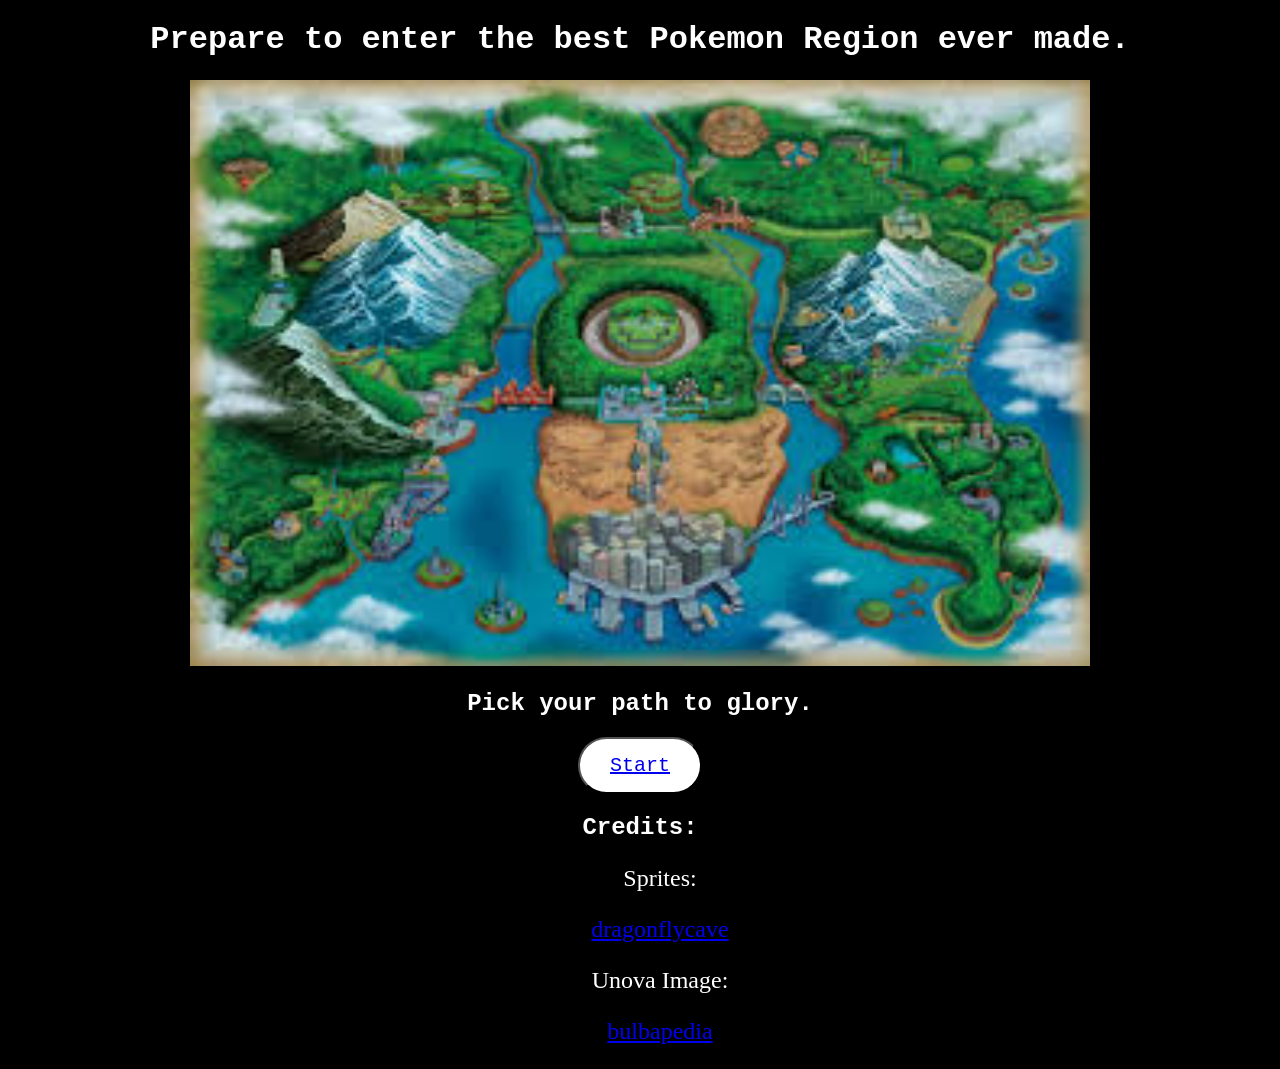
<file: Week2/ourfirstgame/index.html>
<!DOCTYPE html>
<html lang="en">
<head>
    <meta charset="UTF-8">
    <meta name="viewport" content="width=device-width, initial-scale=1.0">
    <title>Pokemon Black and White</title>
</head>
<body style="background-color: black">

    <h1 style="color: white; text-align: center; font-family: 'Courier New', Courier, monospace;">Prepare to enter the best Pokemon Region ever made.</h1>

    <div class="map-container" style="text-align: center;">
        <img id="unova-map" style="width: 100vh;" src="./assets/Unova.jpg" alt="Unova Map">

        <h2 id="path-text" style="color: white; text-align: center; font-family: 'Courier New', Courier, monospace;">Pick your path to glory.</h2>
    </div>

    <div style="text-align: center;">
        <button style="background-color: white; border-radius: 50px; font-size: 20px; padding: 15px 30px; font-family: 'Courier New', Courier, monospace;"><a href="./game.html">Start</a></button>
    </div>

    <section class="credits-section">
        <h2 style="color: white;text-align: center; font-family: 'Courier New', Courier, monospace;">Credits:</h2>

        <ul style="color: white; text-align: center; font-size: 24px; list-style-type: none;">
            <li id="sprite-credit">Sprites: 
                <a href="https://www.dragonflycave.com/resources/sprite-generator/">
                    <p>dragonflycave</p>
                </a>
            </li>
            <li id="image-credit">Unova Image:
                <a href="https://bulbapedia.bulbagarden.net/wiki/Unova">
                    <p>bulbapedia</p>
                </a>
            </li>
        </ul>
    </section>

</body>
</html>
</file>
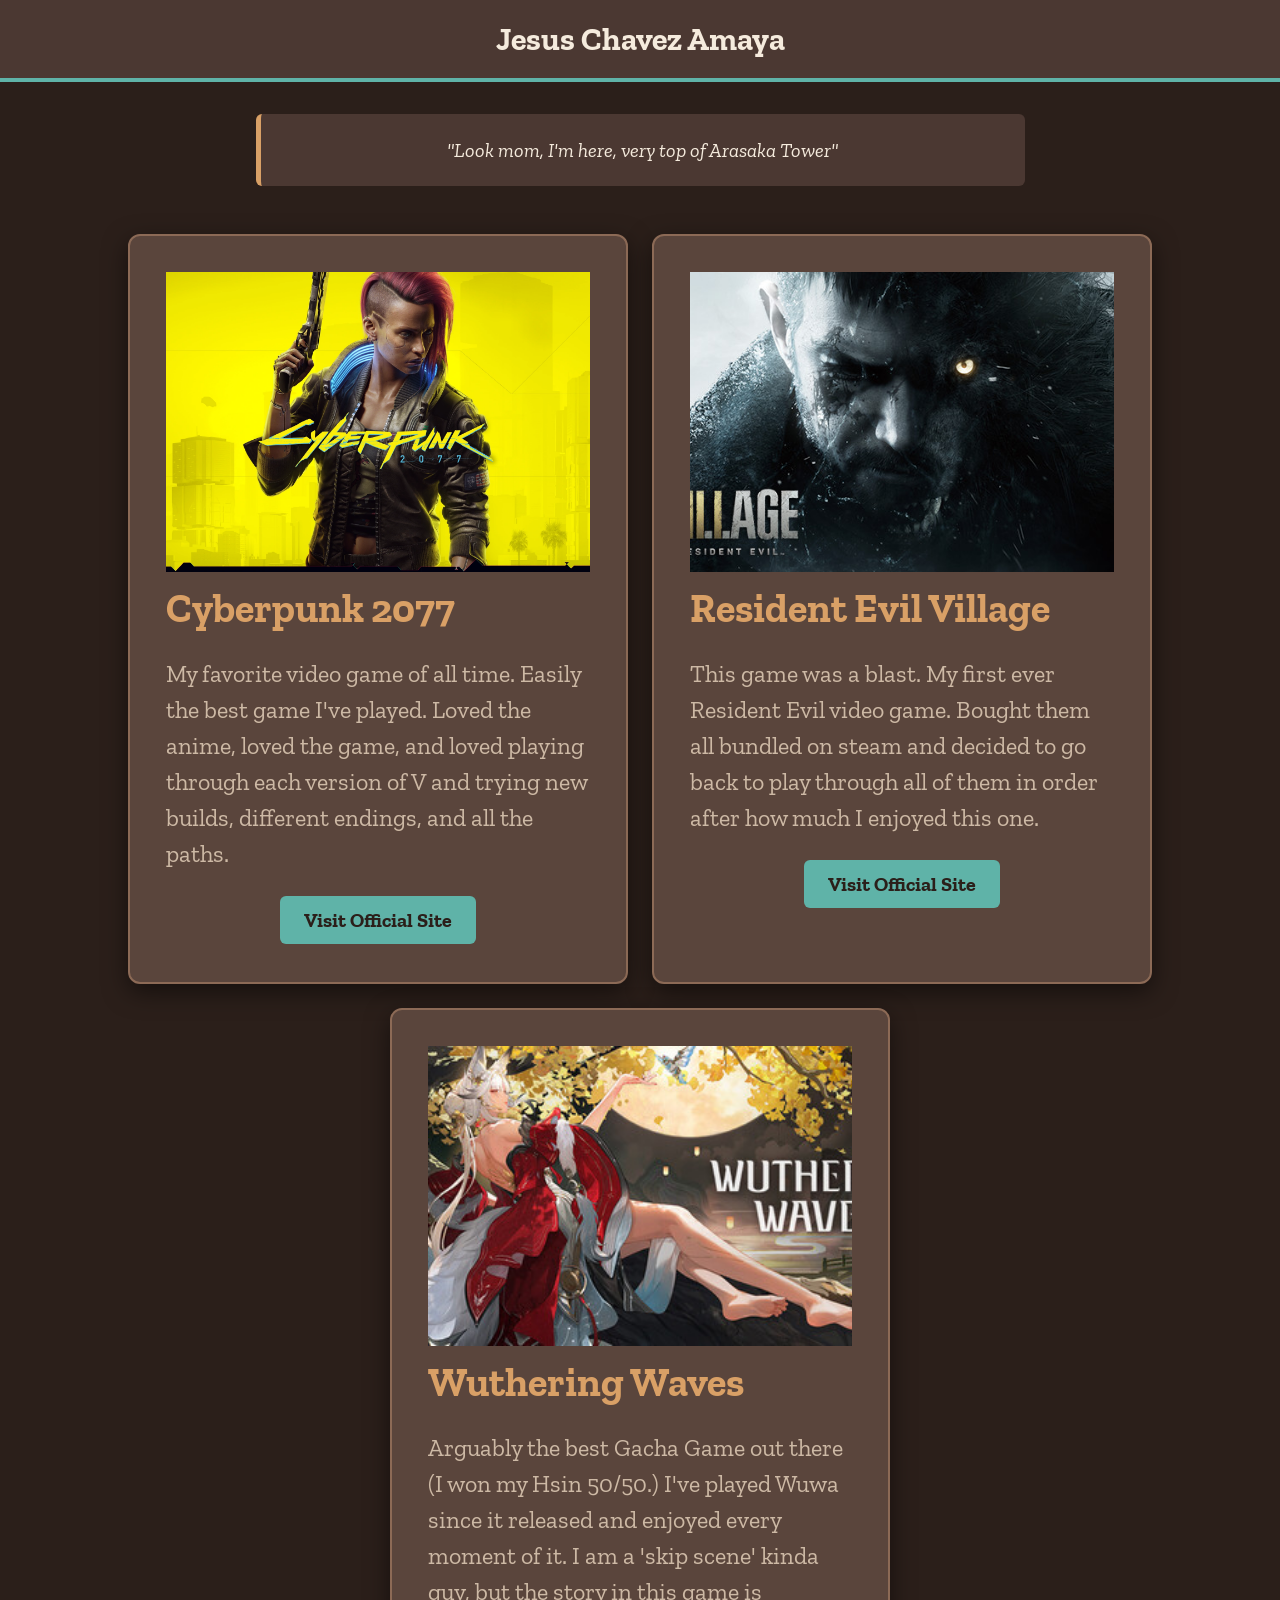
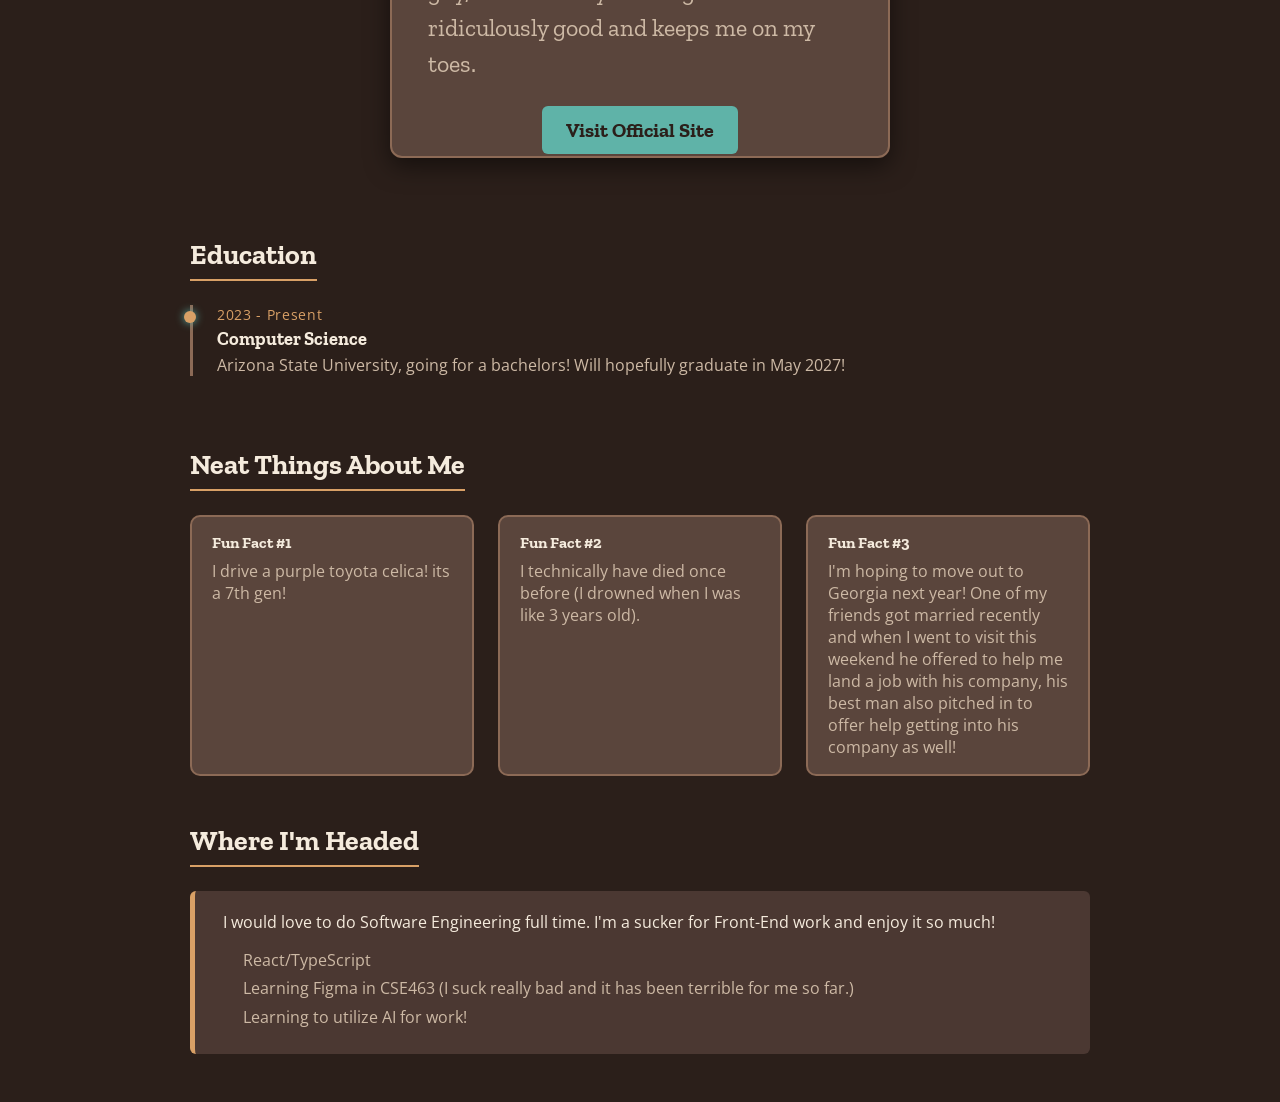
<file: Week3/portfolio/index.html>
<!doctype html>
<html lang="en">
  <head>
    <meta charset="UTF-8" />
    <meta name="viewport" content="width=device-width, initial-scale=1.0" />
    <title>Jesus Chavez Amaya Portfolio</title>
    <style>
      @import url("https://fonts.googleapis.com/css2?family=Zilla+Slab:wght@400;600;700&family=Open+Sans:wght@400&display=swap");
    </style>
    <link rel="stylesheet" href="./style.css" />
  </head>
  <body>
    <header>Jesus Chavez Amaya</header>

    <div class="quote-box">
      <p class="quote-text">"Look mom, I'm here, very top of Arasaka Tower"</p>
    </div>

    <div class="video-game-card-container">
      <div class="card">
        <img src="./assets/cyberpunk-image.webp" alt="Cyberpunk 2077 artwork" />
        <h1>Cyberpunk 2077</h1>
        <p>
          My favorite video game of all time. Easily the best game I've played. Loved the anime, loved the game, and loved playing through each version of V and trying new builds, different endings, and all the paths. 
        </p>
        <a href="https://www.cyberpunk.net" target="_blank">
          <button class="card-button">Visit Official Site</button>
        </a>
      </div>

      <div class="card">
        <img src="./assets/re8.jpg" alt="Resident Evil Village artwork" />
        <h1>Resident Evil Village</h1>
        <p>
          This game was a blast. My first ever Resident Evil video game. Bought them all bundled on steam and decided to go back to play through all of them in order after how much I enjoyed this one. 
        </p>
        <a href="https://www.residentevil.com" target="_blank">
          <button class="card-button">Visit Official Site</button>
        </a>
      </div>

      <div class="card">
        <img src="./assets/wuwa.jpg" alt="Wuthering Waves artwork" />
        <h1>Wuthering Waves</h1>
        <p>
          Arguably the best Gacha Game out there (I won my Hsin 50/50.) I've played Wuwa since it released and enjoyed every moment of it. I am a 'skip scene' kinda guy, but the story in this game is ridiculously good and keeps me on my toes. 
        </p>
        <a href="https://wutheringwaves.kurogames.com" target="_blank">
          <button class="card-button">Visit Official Site</button>
        </a>
      </div>
    </div>

    <div class="section">
      <h2 class="section-title">Education</h2>
      <div class="timeline">
        <div class="timeline-item">
          <div class="timeline-date">2023 - Present</div>
          <h4>Computer Science</h4>
          <p>
            Arizona State University, going for a bachelors! Will hopefully
            graduate in May 2027!
          </p>
        </div>
      </div>
    </div>

    <div class="section">
      <h2 class="section-title">Neat Things About Me</h2>
      <div class="fact-card-container">
        <div class="fact-card">
          <h4>Fun Fact #1</h4>
          <p>I drive a purple toyota celica! its a 7th gen!</p>
        </div>
        <div class="fact-card">
          <h4>Fun Fact #2</h4>
          <p>
            I technically have died once before (I drowned when I was like 3
            years old).
          </p>
        </div>
        <div class="fact-card">
          <h4>Fun Fact #3</h4>
          <p>
            I'm hoping to move out to Georgia next year! One of my friends got
            married recently and when I went to visit this weekend he offered to
            help me land a job with his company, his best man also pitched in to
            offer help getting into his company as well!
          </p>
        </div>
      </div>
    </div>

    <div class="section">
      <h2 class="section-title">Where I'm Headed</h2>
      <div class="career-box">
        <p class="career-text">
          I would love to do Software Engineering full time. I'm a sucker for
          Front-End work and enjoy it so much!
        </p>
        <div class="career-item">React/TypeScript</div>
        <div class="career-item">
          Learning Figma in CSE463 (I suck really bad and it has been terrible
          for me so far.)
        </div>
        <div class="career-item">Learning to utilize AI for work!</div>
      </div>
    </div>
  </body>
</html>
</file>
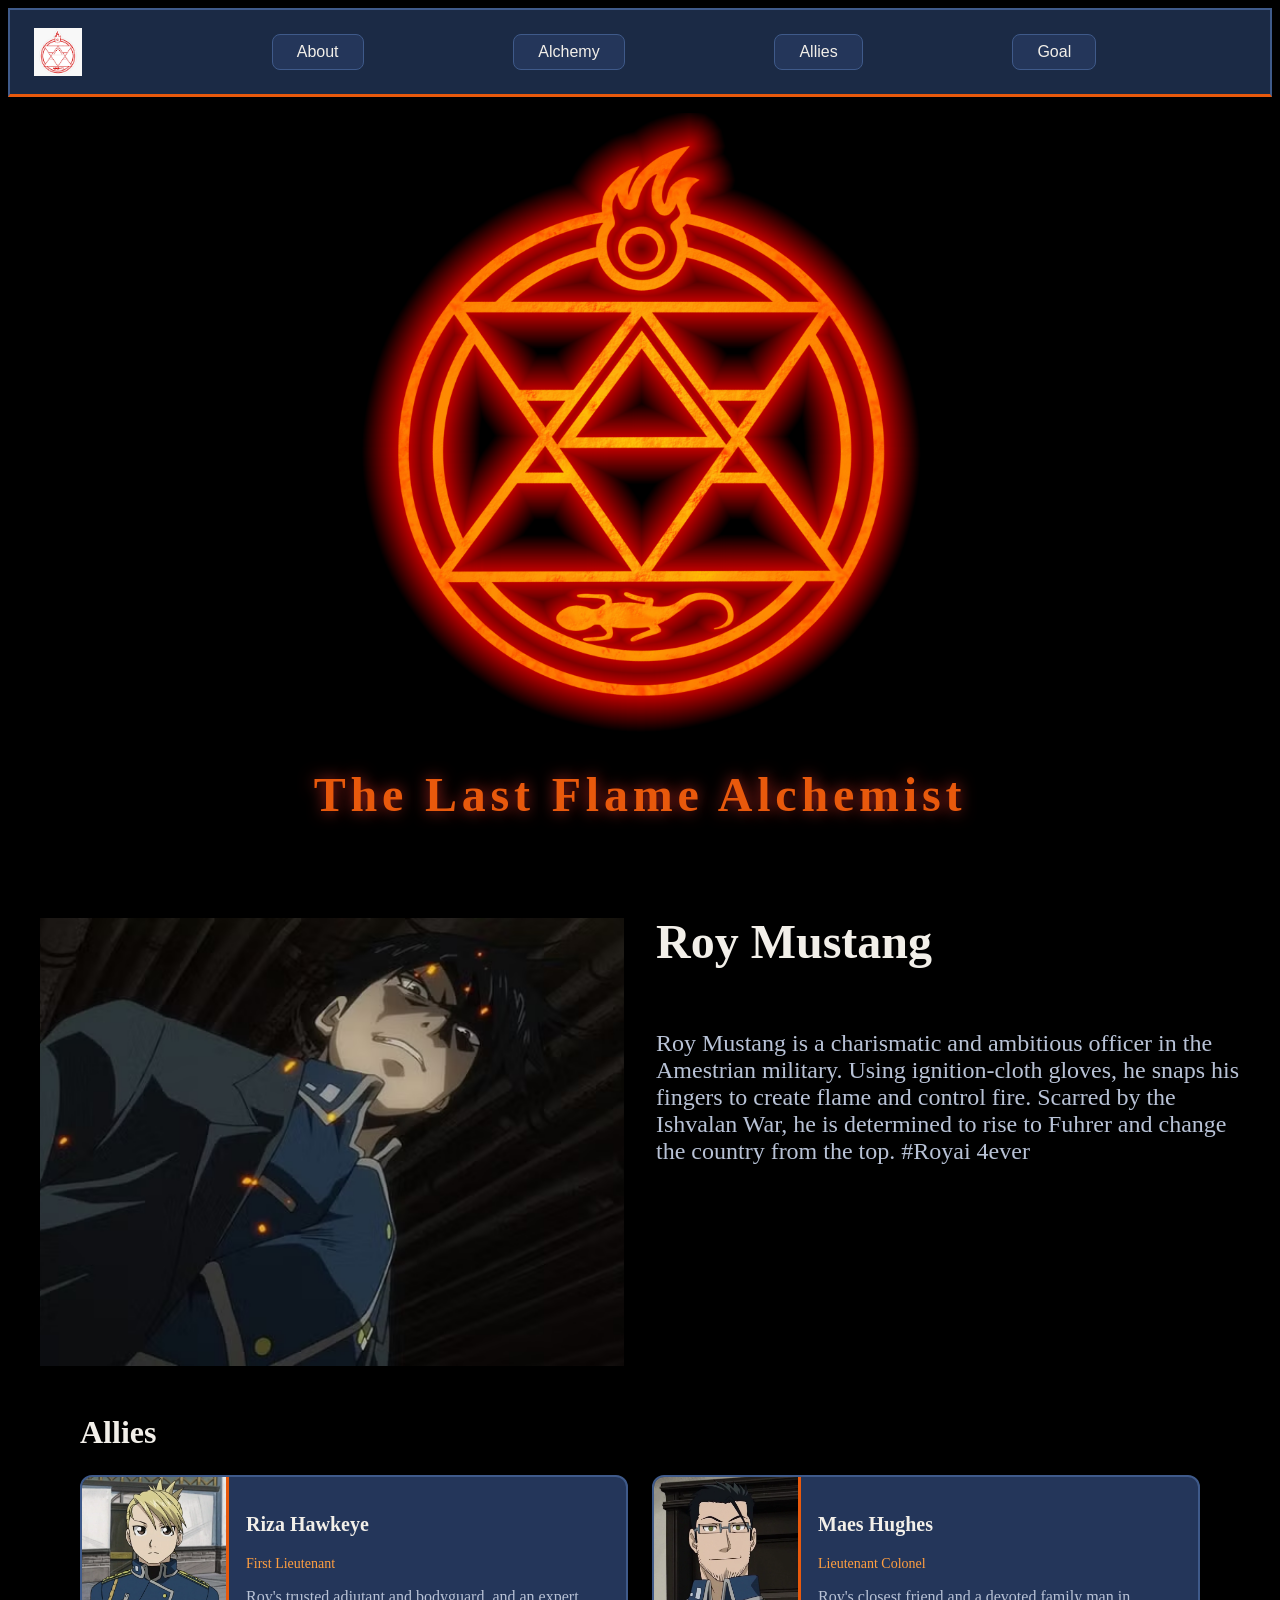
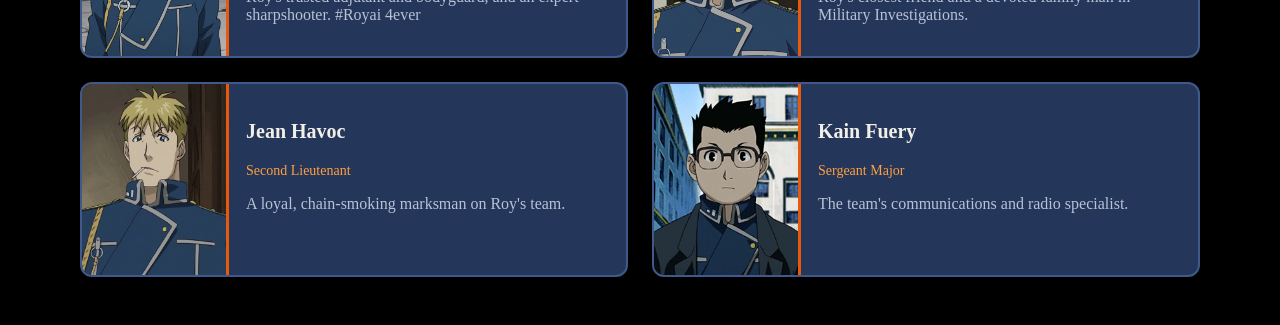
<file: Week4/RoyMustang/index.html>
<!doctype html>
<html lang="en">
  <head>
    <meta charset="UTF-8" />
    <meta name="viewport" content="width=device-width, initial-scale=1">
    <link rel="stylesheet" href="./style.css" />
    <title>Roy Mustang</title>
  </head>
  <body>
    <nav class="navbar">
      <img class="navbar-logo" src="./assets/transmuationcircle.jpg" />
      <ul class="navbar-list">
        <li><button>About</button></li>
        <li><button>Alchemy</button></li>
        <li><button>Allies</button></li>
        <li><button>Goal</button></li>
      </ul>
    </nav>

    <header class="landing-page-header">
      <img class="landing-page-image" src="./assets/flametransmuation.jpg" />
      <h1 class="flame-alchemist">The Last Flame Alchemist</h1>
    </header>


<section class="profile">
    <img class="profile-image" src="./assets/roymustang.avif">
    <div class="profile-text">
        <h2>Roy Mustang</h2>
        <p>
            Roy Mustang is a charismatic and ambitious officer in the Amestrian military.
            Using ignition-cloth gloves, he snaps his fingers to create flame and
            control fire. Scarred by the Ishvalan War, he is determined to rise to
            Fuhrer and change the country from the top. #Royai 4ever
        </p>
    </div>
</section>

    <section class="allies">
      <h2 class="section-title">Allies</h2>

      <div class="allies-grid">
        <article class="id-card">
          <img
            class="id-photo"
            src="./assets/rizahawkeye.webp"
          />
          <div class="id-info">
            <h3>Riza Hawkeye</h3>
            <p class="id-rank">First Lieutenant</p>
            <p>
              Roy's trusted adjutant and bodyguard, and an expert sharpshooter. #Royai 4ever
            </p>
          </div>
        </article>

        <article class="id-card">
          <img
            class="id-photo"
            src="./assets/maeshughs.webp"
          />
          <div class="id-info">
            <h3>Maes Hughes</h3>
            <p class="id-rank">Lieutenant Colonel</p>
            <p>
              Roy's closest friend and a devoted family man in Military
              Investigations.
            </p>
          </div>
        </article>

        <article class="id-card">
          <img class="id-photo" src="./assets/jeanhavoc.webp"/>
          <div class="id-info">
            <h3>Jean Havoc</h3>
            <p class="id-rank">Second Lieutenant</p>
            <p>A loyal, chain-smoking marksman on Roy's team.</p>
          </div>
        </article>

        <article class="id-card">
          <img class="id-photo" src="./assets/kain-fuery.webp"/>
          <div class="id-info">
            <h3>Kain Fuery</h3>
            <p class="id-rank">Sergeant Major</p>
            <p>The team's communications and radio specialist.</p>
          </div>
        </article>
      </div>
    </section>

  </body>
</html>
</file>
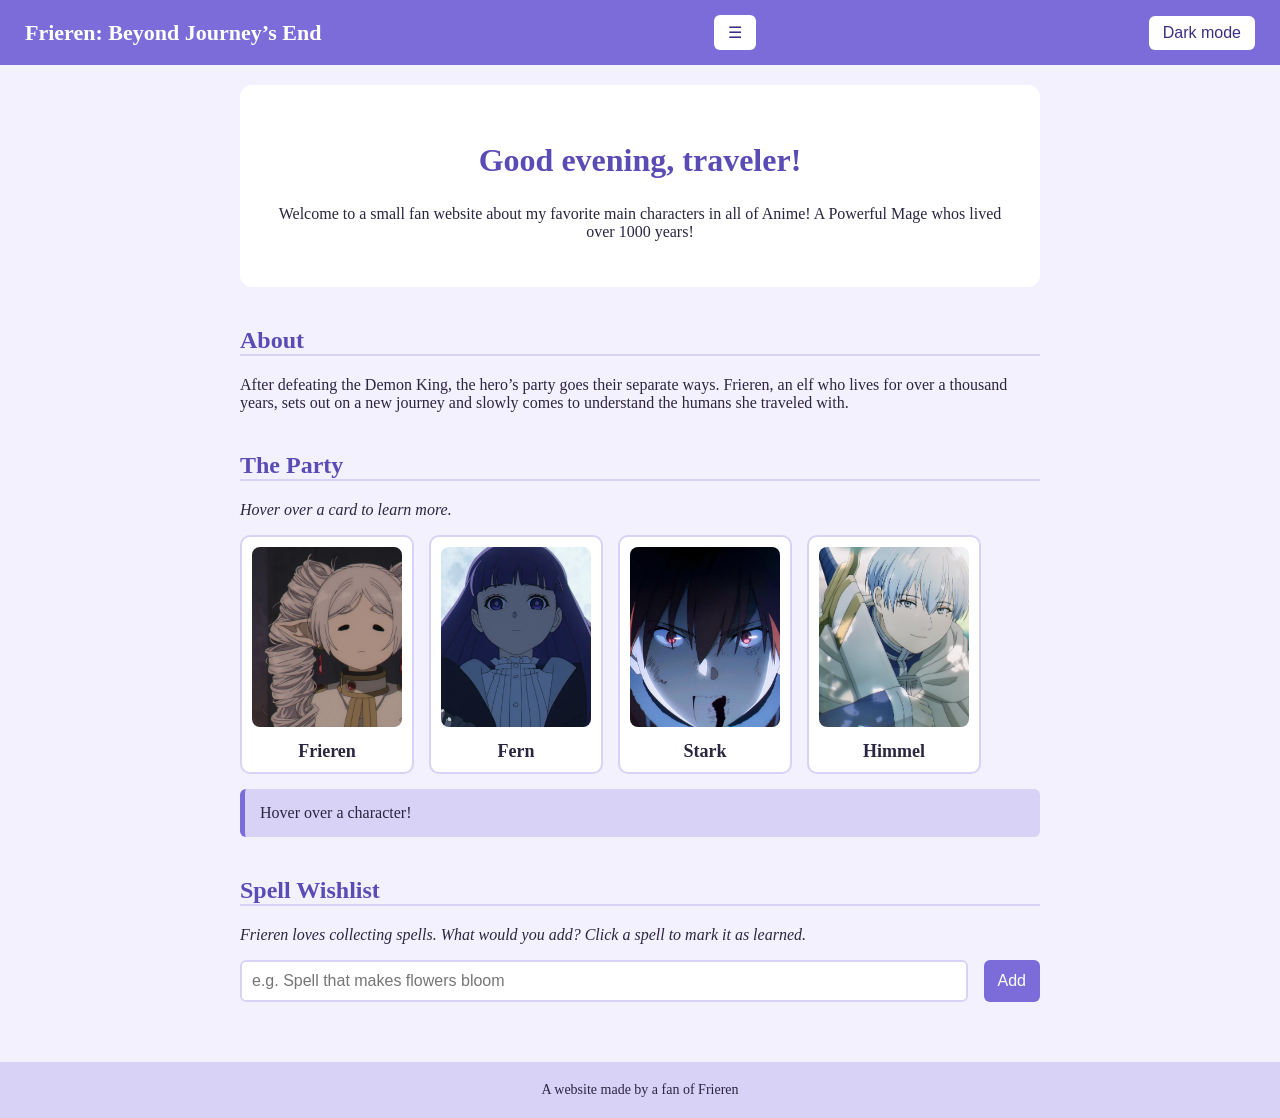
<file: Week6/InteractiveWebsiteFiles/index.html>
<!DOCTYPE html>
<html lang="en">
<head>
  <meta charset="UTF-8">
  <meta name="viewport" content="width=device-width, initial-scale=1">
  <title>Frieren: Beyond Journeys End</title>
  <link rel="stylesheet" href="style.css">
</head>
<body>
  <header>
    <h1>Frieren: Beyond Journey’s End</h1>
    <button id="menu-btn" aria-label="Toggle menu">☰</button>
    <button id="theme-btn">Dark mode</button>
  </header>

  <nav id="menu" class="hidden">
    <a href="#about">About</a>
    <a href="#party">The Party</a>
    <a href="#spells">Spell Wishlist</a>
  </nav>

  <main>
    <section id="hero">
      <h2 id="greeting">Hello!</h2>
      <p>Welcome to a small fan website about my favorite main characters in all of Anime! A Powerful Mage whos lived over 1000 years!</p>
    </section>

    <section id="about">
      <h2>About</h2>
      <p>After defeating the Demon King, the hero’s party goes their separate ways. Frieren, an elf who lives for
      over a thousand years, sets out on a new journey and slowly comes to understand the humans she traveled with.</p>
    </section>

    <section id="party">
      <h2>The Party</h2>
      <p class="hint">Hover over a card to learn more.</p>
      <div class="cards">
        <div class="card" data-info="Frieren: A elf mage who loves collecting spells, especially odd, useless ones. Sleeps in a lot. Takes all the time in the world because she has it, loves treasures and grimoires, and cant avoid Mimics for the life of her.">
          <img src="assets/frieren.webp" alt="Frieren">
          <p>Frieren</p>
        </div>
        <div class="card" data-info="Fern: Frieren’s disciplined apprentice. Practical, sharp, and quietly strict about sleep schedules. A quiet character with eyes like daggers and zoltraks like a Mac-10, she absolutely spins the block about hers.">
          <img src="assets/fern.webp" alt="Fern">
          <p>Fern</p>
        </div>
        <div class="card" data-info="Stark: A warrior trained by Eisen. Brave when it counts, even if he doesn’t feel brave. If he finds out he can tank your attacks, he will tank them.">
          <img src="assets/stark.avif" alt="Stark">
          <p>Stark</p>
        </div>
        <div class="card" data-info="Himmel: The hero who led the original party. His kindness shapes everything Frieren does. As well as being Frieren's love interest <3">
          <img src="assets/himmel.avif" alt="Himmel">
          <p>Himmel</p>
        </div>
      </div>
      <div id="info-panel">Hover over a character!</div>
    </section>

    <section id="spells">
      <h2>Spell Wishlist</h2>
      <p class="hint">Frieren loves collecting spells. What would you add? Click a spell to mark it as learned.</p>
      <form id="spell-form">
        <input type="text" id="spell-input" placeholder="e.g. Spell that makes flowers bloom" autocomplete="off">
        <button type="submit">Add</button>
      </form>
      <p id="spell-msg"></p>
      <ul id="spell-list"></ul>
    </section>
  </main>

  <footer>A website made by a fan of Frieren </footer>
  <script src="main.js"></script>
</body>
</html>
</file>
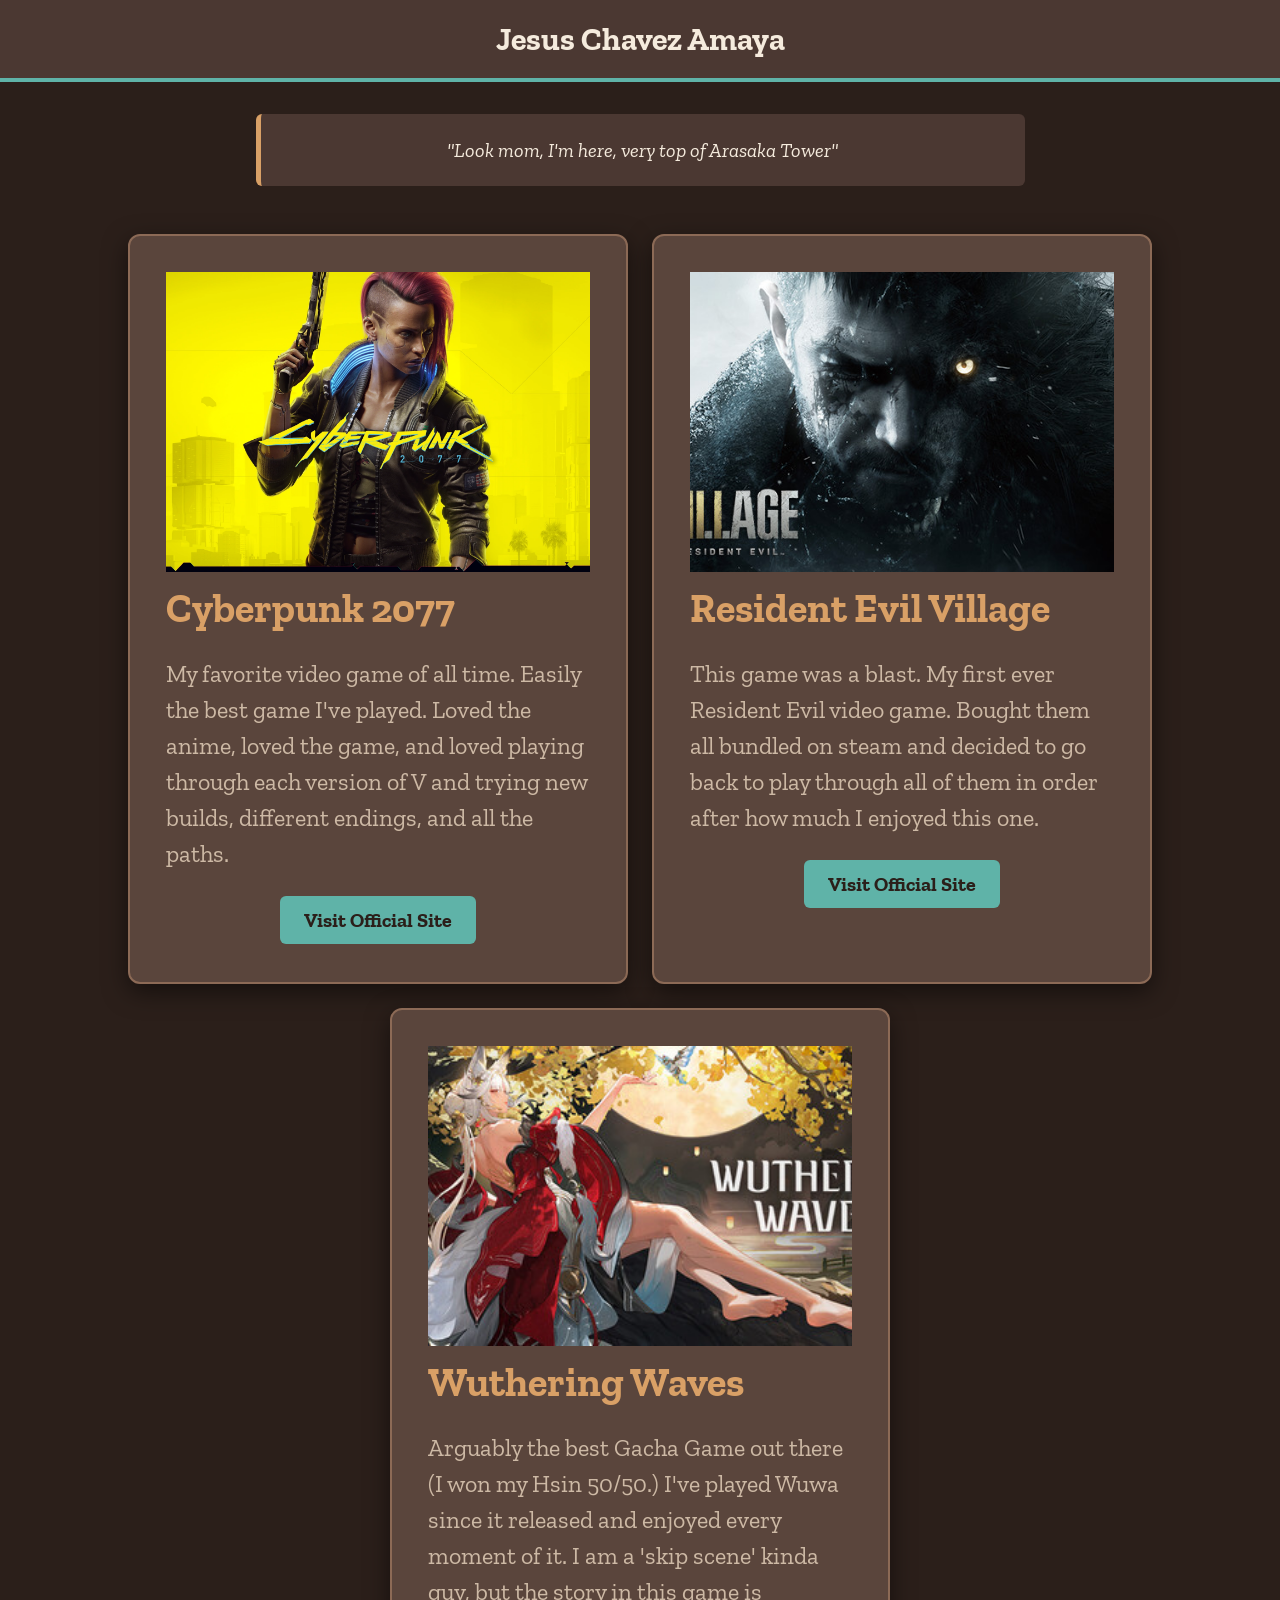
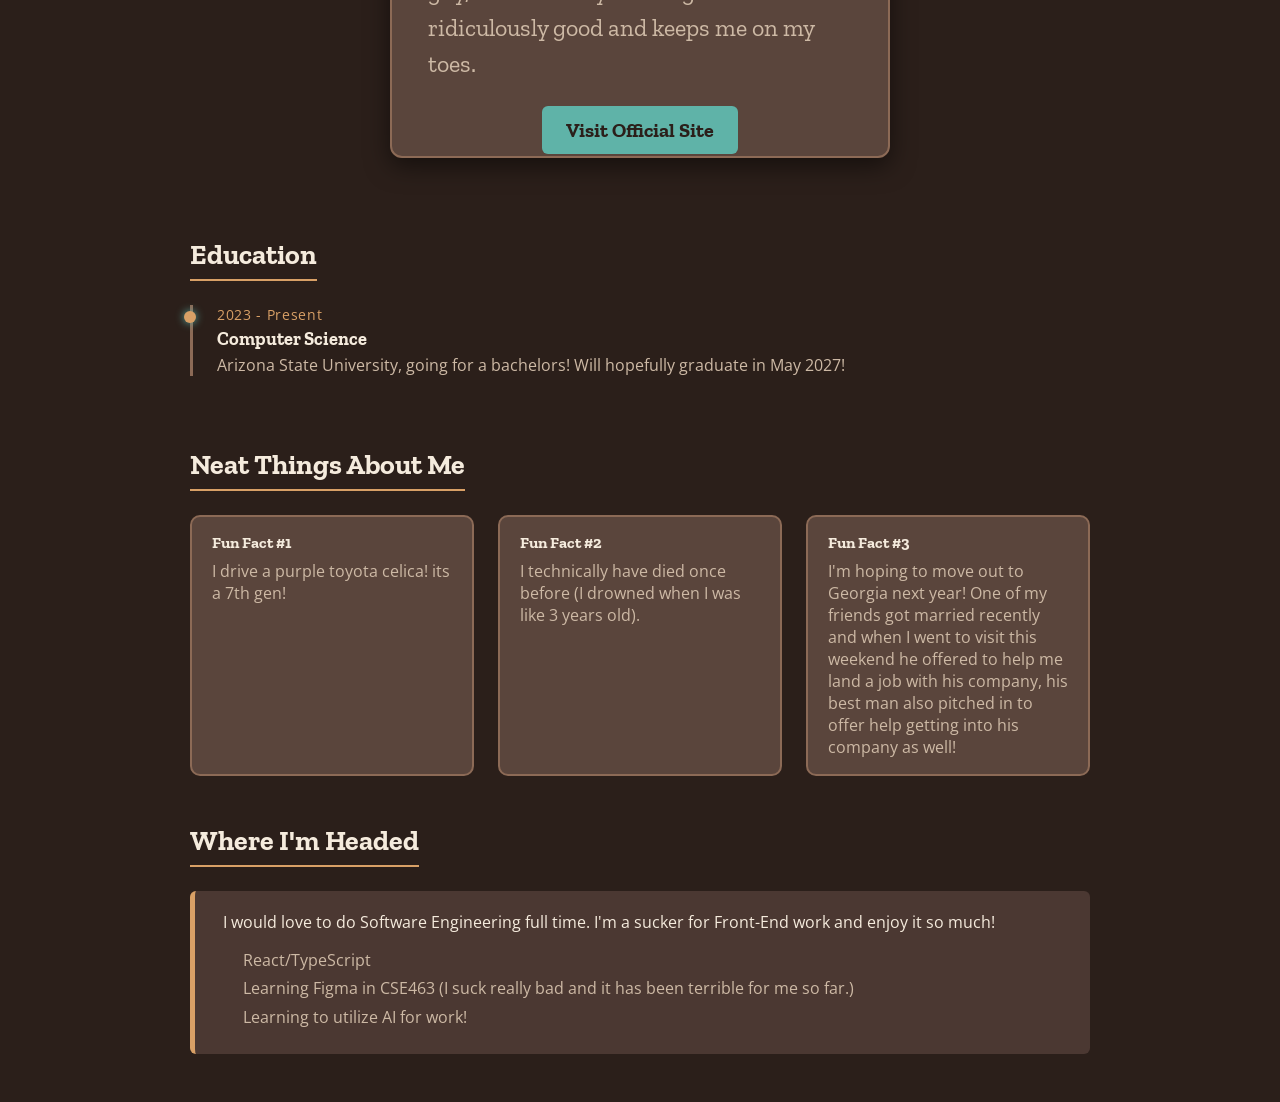
<file: Week3/portfolio/assets/index.html>
<!doctype html>
<html lang="en">
  <head>
    <meta charset="UTF-8" />
    <meta name="viewport" content="width=device-width, initial-scale=1.0" />
    <title>Jesus Chavez Amaya Portfolio</title>
    <style>
      @import url("https://fonts.googleapis.com/css2?family=Zilla+Slab:wght@400;600;700&family=Open+Sans:wght@400&display=swap");
    </style>
    <link rel="stylesheet" href="./style.css" />
  </head>
  <body>
    <header>Jesus Chavez Amaya</header>

    <div class="quote-box">
      <p class="quote-text">"Look mom, I'm here, very top of Arasaka Tower"</p>
    </div>

    <div class="video-game-card-container">
      <div class="card">
        <img src="cyberpunk-image.webp" alt="Cyberpunk 2077 artwork" />
        <h1>Cyberpunk 2077</h1>
        <p>
          My favorite video game of all time. Easily the best game I've played. Loved the anime, loved the game, and loved playing through each version of V and trying new builds, different endings, and all the paths. 
        </p>
        <a href="https://www.cyberpunk.net" target="_blank">
          <button class="card-button">Visit Official Site</button>
        </a>
      </div>

      <div class="card">
        <img src="re8.jpg" alt="Resident Evil Village artwork" />
        <h1>Resident Evil Village</h1>
        <p>
          This game was a blast. My first ever Resident Evil video game. Bought them all bundled on steam and decided to go back to play through all of them in order after how much I enjoyed this one. 
        </p>
        <a href="https://www.residentevil.com" target="_blank">
          <button class="card-button">Visit Official Site</button>
        </a>
      </div>

      <div class="card">
        <img src="wuwa.jpg" alt="Wuthering Waves artwork" />
        <h1>Wuthering Waves</h1>
        <p>
          Arguably the best Gacha Game out there (I won my Hsin 50/50.) I've played Wuwa since it released and enjoyed every moment of it. I am a 'skip scene' kinda guy, but the story in this game is ridiculously good and keeps me on my toes. 
        </p>
        <a href="https://wutheringwaves.kurogames.com" target="_blank">
          <button class="card-button">Visit Official Site</button>
        </a>
      </div>
    </div>

    <div class="section">
      <h2 class="section-title">Education</h2>
      <div class="timeline">
        <div class="timeline-item">
          <div class="timeline-date">2023 - Present</div>
          <h4>Computer Science</h4>
          <p>
            Arizona State University, going for a bachelors! Will hopefully
            graduate in May 2027!
          </p>
        </div>
      </div>
    </div>

    <div class="section">
      <h2 class="section-title">Neat Things About Me</h2>
      <div class="fact-card-container">
        <div class="fact-card">
          <h4>Fun Fact #1</h4>
          <p>I drive a purple toyota celica! its a 7th gen!</p>
        </div>
        <div class="fact-card">
          <h4>Fun Fact #2</h4>
          <p>
            I technically have died once before (I drowned when I was like 3
            years old).
          </p>
        </div>
        <div class="fact-card">
          <h4>Fun Fact #3</h4>
          <p>
            I'm hoping to move out to Georgia next year! One of my friends got
            married recently and when I went to visit this weekend he offered to
            help me land a job with his company, his best man also pitched in to
            offer help getting into his company as well!
          </p>
        </div>
      </div>
    </div>

    <div class="section">
      <h2 class="section-title">Where I'm Headed</h2>
      <div class="career-box">
        <p class="career-text">
          I would love to do Software Engineering full time. I'm a sucker for
          Front-End work and enjoy it so much!
        </p>
        <div class="career-item">React/TypeScript</div>
        <div class="career-item">
          Learning Figma in CSE463 (I suck really bad and it has been terrible
          for me so far.)
        </div>
        <div class="career-item">Learning to utilize AI for work!</div>
      </div>
    </div>
  </body>
</html>
</file>
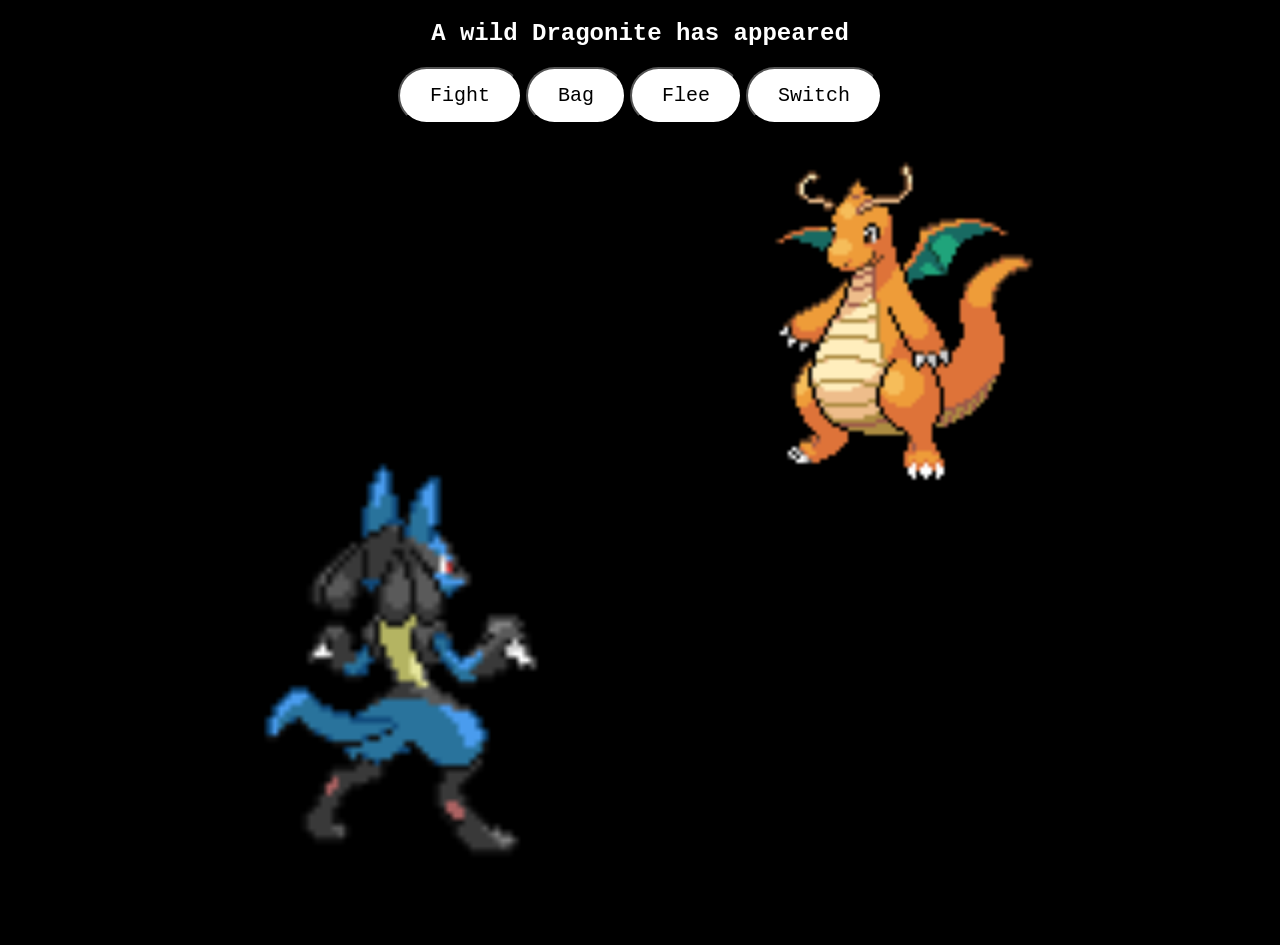
<file: Week2/ourfirstgame/game.html>
<!DOCTYPE html>
<html lang="en">
<head>
    <meta charset="UTF-8">
    <meta name="viewport" content="width=device-width, initial-scale=1.0">
    <title>Best Pokemon</title>
</head>
<body style="background-color: black;">

    <h2 style="color: white; font-family: 'Courier New', Courier, monospace; text-align: center;">
        A wild Dragonite has appeared
    </h2>

    <div class="2d-battle">
        <img id="dragonite-sprite" src="./assets/dragonitefront.png" alt="Wild Dragonite" style="position: absolute; top: 15%; right: 15%; width: 30%; z-index: 1;">

        <img id="lucario-sprite" src="./assets/Lucario.png" alt="Player Lucario" style="position: absolute; bottom: -5%; left: 10%; width: 45%; z-index: 2;">
    </div>

    <div class="battle-menu" style="text-align: center;">
        <button id="btn-fight" style="background-color: white; border-radius: 50px; font-size: 20px; padding: 15px 30px; font-family: 'Courier New', Courier, monospace;">Fight</button>

        <button id="btn-bag" style="background-color: white; border-radius: 50px; font-size: 20px; padding: 15px 30px; font-family: 'Courier New', Courier, monospace;">Bag</button>

        <button id="btn-flee" style="background-color: white; border-radius: 50px; font-size: 20px; padding: 15px 30px; font-family: 'Courier New', Courier, monospace;">Flee</button>

        <button id="btn-switch" style="background-color: white; border-radius: 50px; font-size: 20px; padding: 15px 30px; font-family: 'Courier New', Courier, monospace;">Switch</button>
    </div>
</body>
</html>
</file>
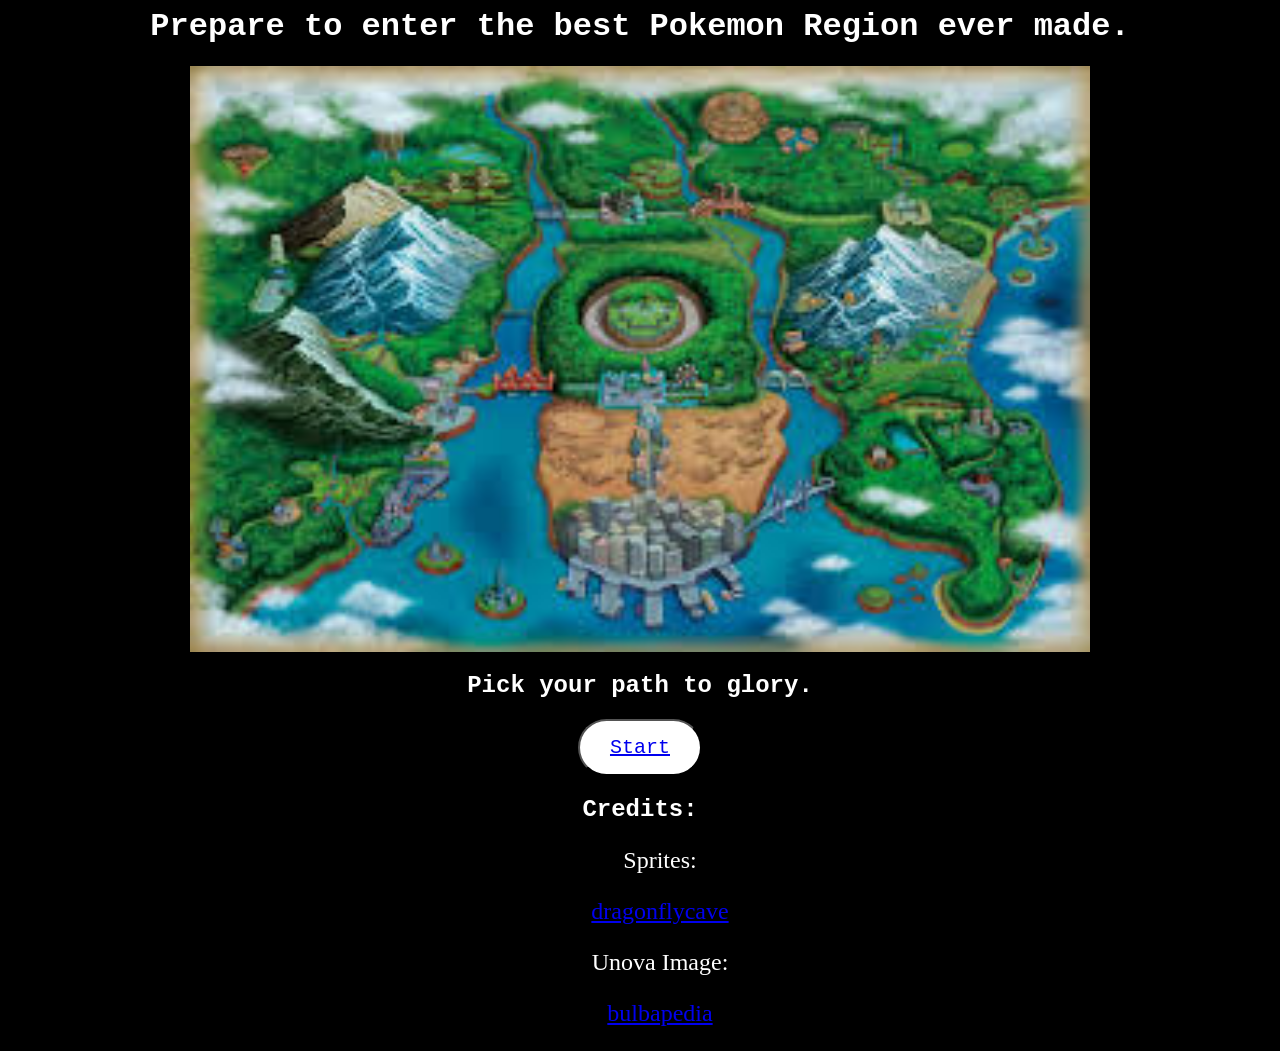
<file: Week2/ourfirstgame/week2.html>
<html lang="en">
<head>
    <meta charset="UTF-8">
    <meta name="viewport" content="width=device-width, initial-scale=1.0">
    <title>Pokemon Black and White</title>
</head>
<body style="background-color: black">

    <h1 style="color: white; text-align: center; font-family: 'Courier New', Courier, monospace;">Prepare to enter the best Pokemon Region ever made.</h1>

    <div style="text-align: center;">
        <img style="width: 100vh;" src="./assets/Unova.jpg">
    </div>

    <h2 style="color: white; text-align: center; font-family: 'Courier New', Courier, monospace;">Pick your path to glory.</h2>

    <div style="text-align: center;">
        <button style="background-color: white; border-radius: 50px; font-size: 20px; padding: 15px 30px; font-family: 'Courier New', Courier, monospace;"><a href="./game.html">Start</a></button>
    </div>

    <section>
        <h2 style="color: white;text-align: center; font-family: 'Courier New', Courier, monospace;">Credits:</h2>

        <ul style="color: white; text-align: center; font-size: 24px; list-style-type: none;">
            <li>Sprites: 
                <a href="https://www.dragonflycave.com/resources/sprite-generator/">
                    <p>dragonflycave</p>
                </a>
            </li>
            <li>Unova Image:
                <a href="https://bulbapedia.bulbagarden.net/wiki/Unova">
                    <p>bulbapedia</p>
                </a>
            </li>
        </ul>
    </section>

</body>
</html>
</file>
<file: Week3/portfolio/style.css>
:root {
  --bg: #2B1F1A;
  --mocha: #4B3832;
  --surface: #5A453C;
  --outline: #8C6A56;
  --accent: #D9A066;
  --accent-2: #5FB3A8;
  --text-heading: #F5EBDD;
  --text-body: #CDB9A5;
}

body {
  background: var(--bg);
  color: var(--text-body);
  font-family: 'Open Sans', sans-serif;
  margin: 0;
}

header {
  background: var(--mocha);
  color: var(--text-heading);
  font-family: 'Zilla Slab', serif;
  font-weight: 700;
  font-size: 2rem;
  padding: 1.25rem;
  text-align: center;
  border-bottom: 0.25rem solid var(--accent-2);
}

.quote-box {
  background: var(--mocha);
  border-left: 5px solid var(--accent);
  margin: 2rem auto;
  max-width: 700px;
  padding: 1.5rem 2rem;
  border-radius: 6px;
}

.quote-text {
  color: var(--text-heading);
  font-family: 'Zilla Slab', serif;
  font-size: 1.25rem;
  font-style: italic;
  margin: 0;
  text-align: center;
}

.video-game-card-container {
  display: flex;
  flex-wrap: wrap;
  gap: 1.5rem;
  justify-content: center;
  padding: 1rem 2rem 3rem;
}

.card {
  box-sizing: border-box;
  width: 500px;
  height: 750px;
  background-color: var(--surface);
  border: 2px solid var(--outline);
  padding: 36px;
  border-radius: 12px;
  box-shadow: 0 8px 24px rgba(0, 0, 0, 0.5);
  transition: transform 0.2s, border-color 0.2s, box-shadow 0.2s;
}

.card:hover {
  transform: translateY(-10px);
  border-color: var(--accent-2);
}

.card img {
  width: 100%;
  height: 300px;
  object-fit: cover;
  display: block;
  margin-bottom: 12px;
}

.card h1 {
  font-family: 'Zilla Slab', serif;
  color: var(--accent);
  font-size: 2.5rem;
  margin: 0 0 0.5rem;
}

.card p {
  font-family: 'Zilla Slab', serif;
  color: var(--text-body);
  font-size: 1.5rem;
  line-height: 1.5;
}

.card a {
  display: block;
  text-align: center;
}

.card-button {
  background-color: var(--accent-2);
  color: var(--bg);
  font-family: 'Zilla Slab', serif;
  font-weight: 700;
  font-size: 1.25rem;
  padding: 0.75rem 1.5rem;
  border: none;
  border-radius: 6px;
  cursor: pointer;
  transition: background-color 0.2s;
}

.card-button:hover {
  background-color: var(--accent);
}

.timeline {
  border-left: 3px solid var(--outline);
  padding-left: 1.5rem;
}

.timeline-item {
  position: relative;
  margin-bottom: 1.5rem;
}

.timeline-item::before {
  content: "";
  position: absolute;
  left: calc(-1.5rem - 9px);
  top: 0.35rem;
  width: 12px;
  height: 12px;
  background: var(--accent);
  border-radius: 50%;
  box-shadow: 0 0 8px var(--accent-2);
}

.timeline-date {
  color: var(--accent);
  font-size: 0.85rem;
  letter-spacing: 0.05em;
}

.timeline-item h4 {
  color: var(--text-heading);
  font-family: 'Zilla Slab', serif;
  font-size: 1.15rem;
  margin: 0.25rem 0;
}

.timeline-item p {
  margin: 0;
}

.fact-card-container {
  display: flex;
  flex-wrap: wrap;
  gap: 1.5rem;
}

.fact-card {
  flex: 1 1 220px;
  background: var(--surface);
  border: 2px solid var(--outline);
  border-radius: 10px;
  padding: 1rem 1.25rem;
  transition: transform 0.2s, border-color 0.2s, box-shadow 0.2s;
}

.fact-card:hover {
  transform: translateY(-4px);
  border-color: var(--accent);
  box-shadow: 0 6px 18px rgba(0, 0, 0, 0.4);
}

.fact-card h4 {
  color: var(--text-heading);
  font-family: 'Zilla Slab', serif;
  margin: 0 0 0.5rem;
}

.fact-card p {
  margin: 0;
}

.section {
  max-width: 900px;
  margin: 0 auto;
  padding: 2rem 2rem 1rem;
}

.section-title {
  color: var(--text-heading);
  font-family: 'Zilla Slab', serif;
  font-size: 1.75rem;
  margin: 0 0 1.5rem;
  padding-bottom: 0.5rem;
  border-bottom: 2px solid var(--accent);
  display: inline-block;
}

.career-box {
  background: var(--mocha);
  border-left: 5px solid var(--accent);
  border-radius: 6px;
  padding: 1.25rem 1.75rem;
}

.section:last-child {
  padding-bottom: 3rem;
}

.career-text {
  color: var(--text-heading);
  margin-top: 0;
}

.career-item {
  position: relative;
  padding-left: 1.25rem;
  margin-bottom: 0.4rem;
}
</file>
<file: Week4/RoyMustang/style.css>
:root {
  --bg: #000000;
  --navy: #1B2A45;
  --surface: #24365A;
  --outline: #3F5A8A;
  --flame: #E8590C;
  --ember: #FF9F40;
  --transmutation: #B3261E;
  --text-heading: #F2EFE9;
  --text-body: #B8C2D6;
  --text-on-flame: #0F1624;
}

html {
  font-size: 16px;
}

body {
  background-color: var(--bg);
  color: var(--text-body);
}

h1,
h2,
h3 {
  color: var(--text-heading);
}

.navbar {
  background-color: var(--navy);
  position: sticky;
  top: 0;
  z-index: 100;
  display: flex;
  align-items: center;
  border: 2px solid var(--outline);
  border-bottom: 3px solid var(--flame);
  padding: 0.5rem 1.5rem;
}

.navbar-logo {
  width: 3rem;
  height: 3rem;
  object-fit: contain;
}

.navbar-list {
  display: flex;
  flex: 1;
  justify-content: space-evenly;
  list-style: none;
}

.navbar-list button {
  font-size: 1rem;
  color: var(--text-heading);
  background: var(--surface);
  border: 1px solid var(--outline);
  border-radius: 0.5rem;
  padding: 0.5rem 1.5rem;
  cursor: pointer;
}

.navbar-list button:hover {
  background-color: var(--flame);
  color: var(--text-on-flame);
  border-color: var(--ember);
}

.landing-page-header {
  display: flex;
  flex-direction: column;
  align-items: center;
  justify-content: center;
  padding: 1rem;
  text-align: center;
}

.landing-page-image {
  width: 100%;
  max-height: 70vh;
  object-fit: contain;
}

.flame-alchemist {
  margin-top: 1.5rem;
  font-size: 3rem;
  letter-spacing: 0.1em;
  color: var(--flame);
  text-shadow: 0 0 1rem var(--transmutation);
}

.profile {
  display: grid;
  grid-template-columns: 1fr 1fr;
  align-items: start;
  gap: 2rem;
  max-width: 75rem;
  margin: 3rem auto;
  padding: 0 2rem;
  background: var(--bg);
  scroll-margin-top: 5rem;
}

.profile-image {
  display: block;
  width: 100%;
  height: 28rem;
  object-fit: cover;
}

.profile-text {
  display: flex;
  flex-direction: column;
  justify-content: flex-start;
  padding: 0;
}

.profile-text h2 {
  margin-top: 0;
  font-size: 3rem;
  line-height: 1;
}

.profile-rank {
  color: var(--ember);
  margin: 0.25rem 0 1rem;
}

.profile-text p {
  color: var(--text-body);
  font-size: 1.5rem;
}

.allies {
  max-width: 70rem;
  margin: 3rem auto;
  padding: 0 2rem;
  scroll-margin-top: 5rem;
}

.section-title {
  font-size: 2rem;
  color: var(--text-heading);
  margin-bottom: 1.5rem;
}

.allies-grid {
  display: grid;
  grid-template-columns: repeat(2, 1fr);
  gap: 1.5rem;
}

.id-card {
  display: grid;
  grid-template-columns: 9rem 1fr;
  background: var(--surface);
  border: 2px solid var(--outline);
  border-radius: 0.75rem;
  overflow: hidden;
}

.id-photo {
  width: 100%;
  height: 100%;
  object-fit: cover;
  border-right: 3px solid var(--flame);
}

.id-info {
  padding: 1rem 1.25rem;
}

.id-info h3 {
  font-size: 1.25rem;
  color: var(--text-heading);
}

.id-rank {
  color: var(--ember);
  font-size: 0.875rem;
  margin: 0.25rem 0 0.75rem;
}

.id-info p:last-child {
  color: var(--text-body);
  font-size: 1rem;
}

@media (max-width: 720px) {
  html {
    font-size: 12px;
  }

  .navbar {
    padding: 0.5rem 0.75rem;
  }

  .navbar-list button {
    padding: 0.4rem 0.6rem;
    font-size: 0.9rem;
  }

  .flame-alchemist {
    font-size: 2rem;
    letter-spacing: 0.05em;
  }

  .profile {
    grid-template-columns: 1fr;
    padding: 0 1rem;
    margin: 1.5rem auto;
  }

  .profile-image {
    height: 18rem;
  }

  .profile-text h2 {
    font-size: 2rem;
  }

  .profile-text p {
    font-size: 1.25rem;
  }

  .allies {
    padding: 0 1rem;
  }

  .allies-grid {
    grid-template-columns: 1fr;
  }

  .id-card {
    grid-template-columns: 1fr;
    grid-template-rows: 1fr 1fr;
    min-height: 100vh;
  }

  .id-photo {
    border-right: none;
    border-bottom: 3px solid var(--flame);
  }
}
</file>
<file: Week6/InteractiveWebsiteFiles/style.css>
body {
  margin: 0;
  font-family: Georgia, serif;
  background-color: #f4f1ff;
  color: #2b2540;
}

h2 {
  color: #5a4bb5;
  border-bottom: 2px solid #d9d2f7;
}

main {
  width: 80%;
  max-width: 800px;
  margin: 0 auto;
  padding: 20px;
}

section {
  margin-bottom: 40px;
}

.hint {
  font-style: italic;
}

header {
  background-color: #7b6cd9;
  color: white;
  padding: 15px 25px;
  display: flex;
  align-items: center;
  justify-content: space-between;
}

header h1 {
  font-size: 22px;
  margin: 0;
}

button {
  background-color: white;
  color: #3a2f80;
  border: none;
  border-radius: 6px;
  padding: 8px 14px;
  font-size: 16px;
  cursor: pointer;
  margin-left: 8px;
}

button:hover {
  background-color: #d9d2f7;
}

nav {
  background-color: #d9d2f7;
  padding: 12px;
  text-align: center;
}

nav a {
  color: #5a4bb5;
  font-weight: bold;
  text-decoration: none;
  margin: 0 15px;
}

nav a:hover {
  text-decoration: underline;
}

.hidden {
  display: none;
}

#hero {
  background-color: white;
  text-align: center;
  padding: 30px;
  border-radius: 12px;
}

#greeting {
  font-size: 32px;
  border-bottom: none;
}

.cards {
  display: flex;
  gap: 15px;
  flex-wrap: wrap;
}

.card {
  background-color: white;
  border: 2px solid #d9d2f7;
  border-radius: 10px;
  width: 150px;
  padding: 10px;
  text-align: center;
  cursor: pointer;
}

.card img {
  width: 100%;
  height: 180px;
  object-fit: cover;
  border-radius: 8px;
}

.card p {
  margin: 10px 0 0 0;
  font-size: 18px;
  font-weight: bold;
}

.card:hover {
  border-color: #7b6cd9;
  background-color: #ece8ff;
}

.card:hover img {
  opacity: 0.85;
}

#info-panel {
  background-color: #d9d2f7;
  border-left: 5px solid #7b6cd9;
  border-radius: 6px;
  padding: 15px;
  margin-top: 15px;
}

#spell-form {
  display: flex;
  gap: 8px;
}

#spell-input {
  flex: 1;
  padding: 10px;
  font-size: 16px;
  border: 2px solid #d9d2f7;
  border-radius: 6px;
}

#spell-input.focused {
  border-color: #7b6cd9;
  outline: none;
  background-color: #f7f5ff;
}

#spell-form button {
  background-color: #7b6cd9;
  color: white;
}

#spell-form button:hover {
  background-color: #5a4bb5;
}

#spell-msg {
  color: red;
}

#spell-list {
  list-style: none;
  padding: 0;
}

#spell-list li {
  background-color: white;
  border: 1px solid #d9d2f7;
  border-radius: 6px;
  padding: 10px;
  margin-bottom: 8px;
  cursor: pointer;
}

#spell-list li.done {
  text-decoration: line-through;
  color: gray;
}

footer {
  background-color: #d9d2f7;
  text-align: center;
  padding: 20px;
  font-size: 14px;
}

body.night {
  background-color: #17142b;
  color: #ece8ff;
}

body.night h2 {
  color: #c9bfff;
  border-bottom: 2px solid #302a58;
}

body.night #hero,
body.night .card,
body.night #spell-list li {
  background-color: #251f45;
  border-color: #302a58;
  color: #ece8ff;
}

body.night .card:hover {
  background-color: #302a58;
  border-color: #a99bff;
}

body.night #info-panel,
body.night nav,
body.night footer {
  background-color: #302a58;
}

body.night nav a {
  color: #c9bfff;
}

body.night #spell-input {
  background-color: #251f45;
  color: #ece8ff;
  border-color: #302a58;
}
</file>
<file: Week3/portfolio/assets/style.css>
:root {
  --bg: #2B1F1A;
  --mocha: #4B3832;
  --surface: #5A453C;
  --outline: #8C6A56;
  --accent: #D9A066;
  --accent-2: #5FB3A8;
  --text-heading: #F5EBDD;
  --text-body: #CDB9A5;
}

body {
  background: var(--bg);
  color: var(--text-body);
  font-family: 'Open Sans', sans-serif;
  margin: 0;
}

header {
  background: var(--mocha);
  color: var(--text-heading);
  font-family: 'Zilla Slab', serif;
  font-weight: 700;
  font-size: 2rem;
  padding: 1.25rem;
  text-align: center;
  border-bottom: 0.25rem solid var(--accent-2);
}

.quote-box {
  background: var(--mocha);
  border-left: 5px solid var(--accent);
  margin: 2rem auto;
  max-width: 700px;
  padding: 1.5rem 2rem;
  border-radius: 6px;
}

.quote-text {
  color: var(--text-heading);
  font-family: 'Zilla Slab', serif;
  font-size: 1.25rem;
  font-style: italic;
  margin: 0;
  text-align: center;
}

.video-game-card-container {
  display: flex;
  flex-wrap: wrap;
  gap: 1.5rem;
  justify-content: center;
  padding: 1rem 2rem 3rem;
}

.card {
  box-sizing: border-box;
  width: 500px;
  height: 750px;
  background-color: var(--surface);
  border: 2px solid var(--outline);
  padding: 36px;
  border-radius: 12px;
  box-shadow: 0 8px 24px rgba(0, 0, 0, 0.5);
  transition: transform 0.2s, border-color 0.2s, box-shadow 0.2s;
}

.card:hover {
  transform: translateY(-10px);
  border-color: var(--accent-2);
}

.card img {
  width: 100%;
  height: 300px;
  object-fit: cover;
  display: block;
  margin-bottom: 12px;
}

.card h1 {
  font-family: 'Zilla Slab', serif;
  color: var(--accent);
  font-size: 2.5rem;
  margin: 0 0 0.5rem;
}

.card p {
  font-family: 'Zilla Slab', serif;
  color: var(--text-body);
  font-size: 1.5rem;
  line-height: 1.5;
}

.card a {
  display: block;
  text-align: center;
}

.card-button {
  background-color: var(--accent-2);
  color: var(--bg);
  font-family: 'Zilla Slab', serif;
  font-weight: 700;
  font-size: 1.25rem;
  padding: 0.75rem 1.5rem;
  border: none;
  border-radius: 6px;
  cursor: pointer;
  transition: background-color 0.2s;
}

.card-button:hover {
  background-color: var(--accent);
}

.timeline {
  border-left: 3px solid var(--outline);
  padding-left: 1.5rem;
}

.timeline-item {
  position: relative;
  margin-bottom: 1.5rem;
}

.timeline-item::before {
  content: "";
  position: absolute;
  left: calc(-1.5rem - 9px);
  top: 0.35rem;
  width: 12px;
  height: 12px;
  background: var(--accent);
  border-radius: 50%;
  box-shadow: 0 0 8px var(--accent-2);
}

.timeline-date {
  color: var(--accent);
  font-size: 0.85rem;
  letter-spacing: 0.05em;
}

.timeline-item h4 {
  color: var(--text-heading);
  font-family: 'Zilla Slab', serif;
  font-size: 1.15rem;
  margin: 0.25rem 0;
}

.timeline-item p {
  margin: 0;
}

.fact-card-container {
  display: flex;
  flex-wrap: wrap;
  gap: 1.5rem;
}

.fact-card {
  flex: 1 1 220px;
  background: var(--surface);
  border: 2px solid var(--outline);
  border-radius: 10px;
  padding: 1rem 1.25rem;
  transition: transform 0.2s, border-color 0.2s, box-shadow 0.2s;
}

.fact-card:hover {
  transform: translateY(-4px);
  border-color: var(--accent);
  box-shadow: 0 6px 18px rgba(0, 0, 0, 0.4);
}

.fact-card h4 {
  color: var(--text-heading);
  font-family: 'Zilla Slab', serif;
  margin: 0 0 0.5rem;
}

.fact-card p {
  margin: 0;
}

.section {
  max-width: 900px;
  margin: 0 auto;
  padding: 2rem 2rem 1rem;
}

.section-title {
  color: var(--text-heading);
  font-family: 'Zilla Slab', serif;
  font-size: 1.75rem;
  margin: 0 0 1.5rem;
  padding-bottom: 0.5rem;
  border-bottom: 2px solid var(--accent);
  display: inline-block;
}

.career-box {
  background: var(--mocha);
  border-left: 5px solid var(--accent);
  border-radius: 6px;
  padding: 1.25rem 1.75rem;
}

.section:last-child {
  padding-bottom: 3rem;
}

.career-text {
  color: var(--text-heading);
  margin-top: 0;
}

.career-item {
  position: relative;
  padding-left: 1.25rem;
  margin-bottom: 0.4rem;
}
</file>
